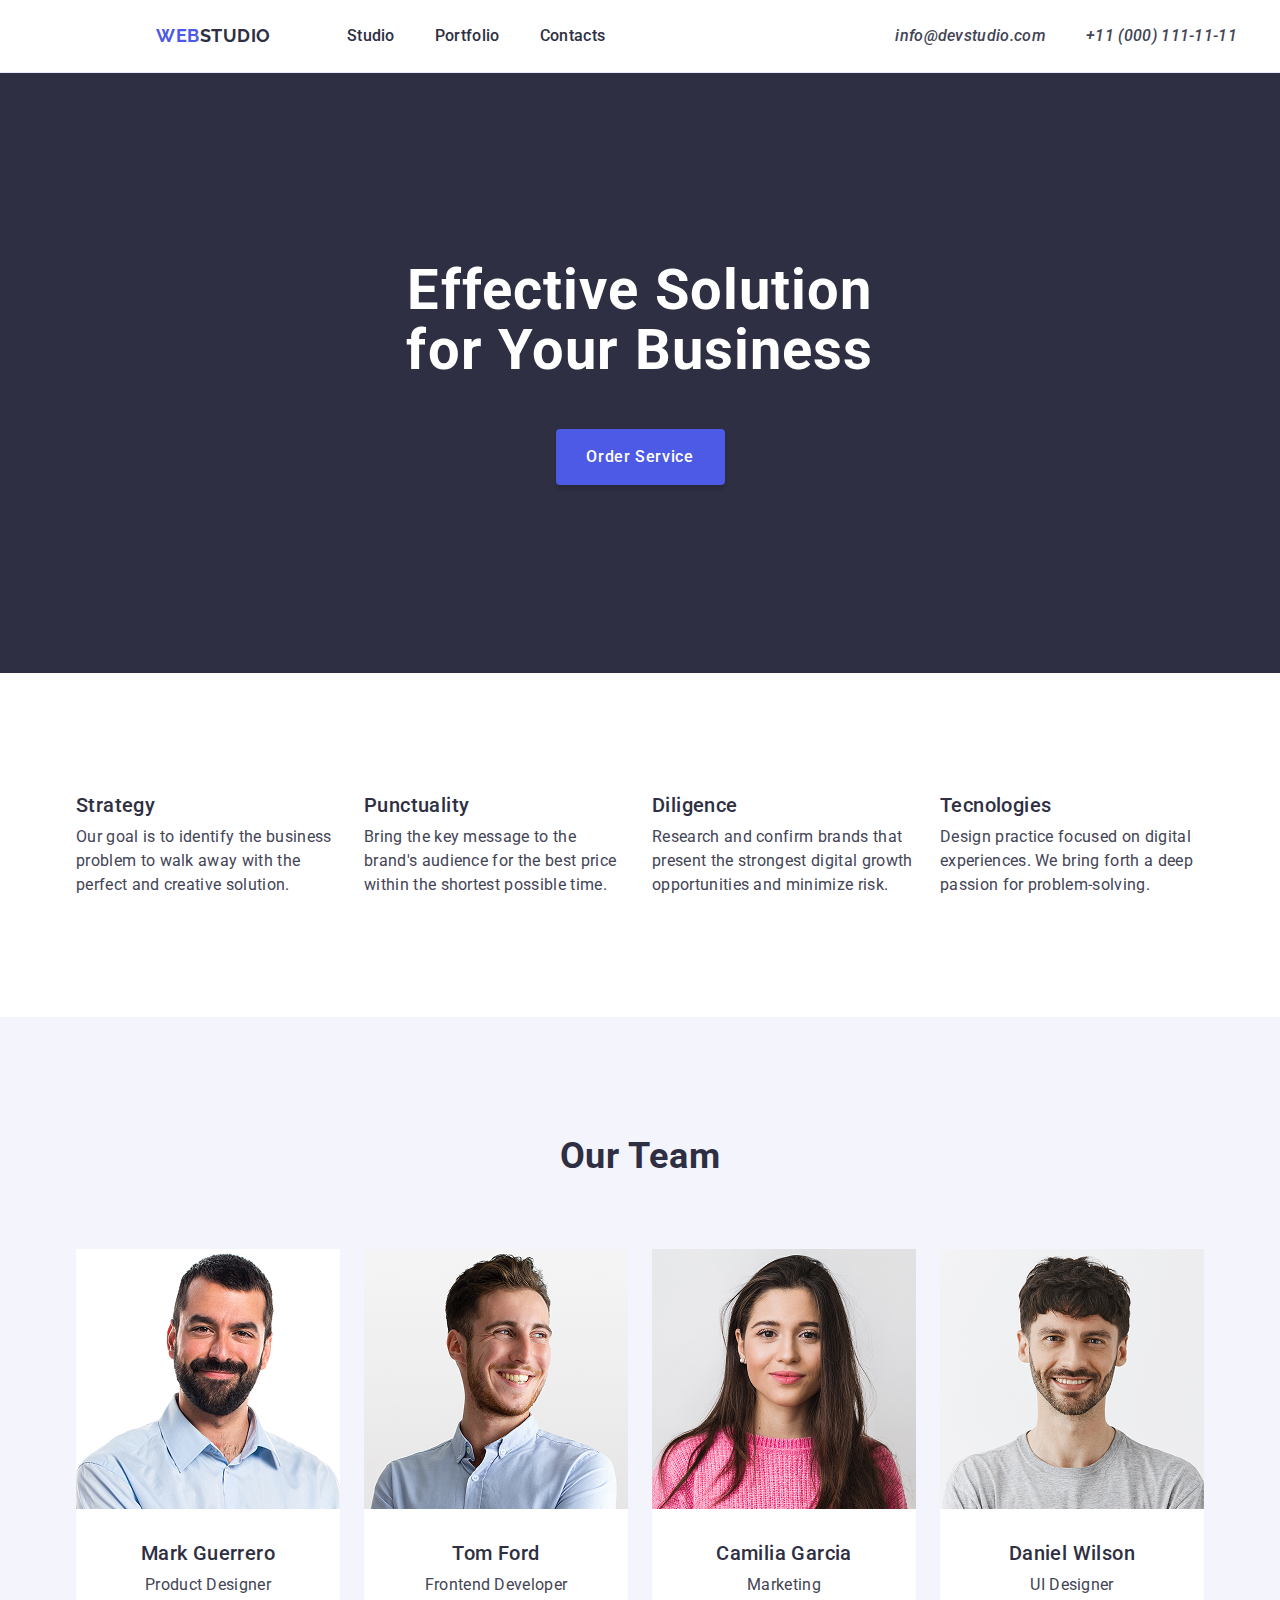
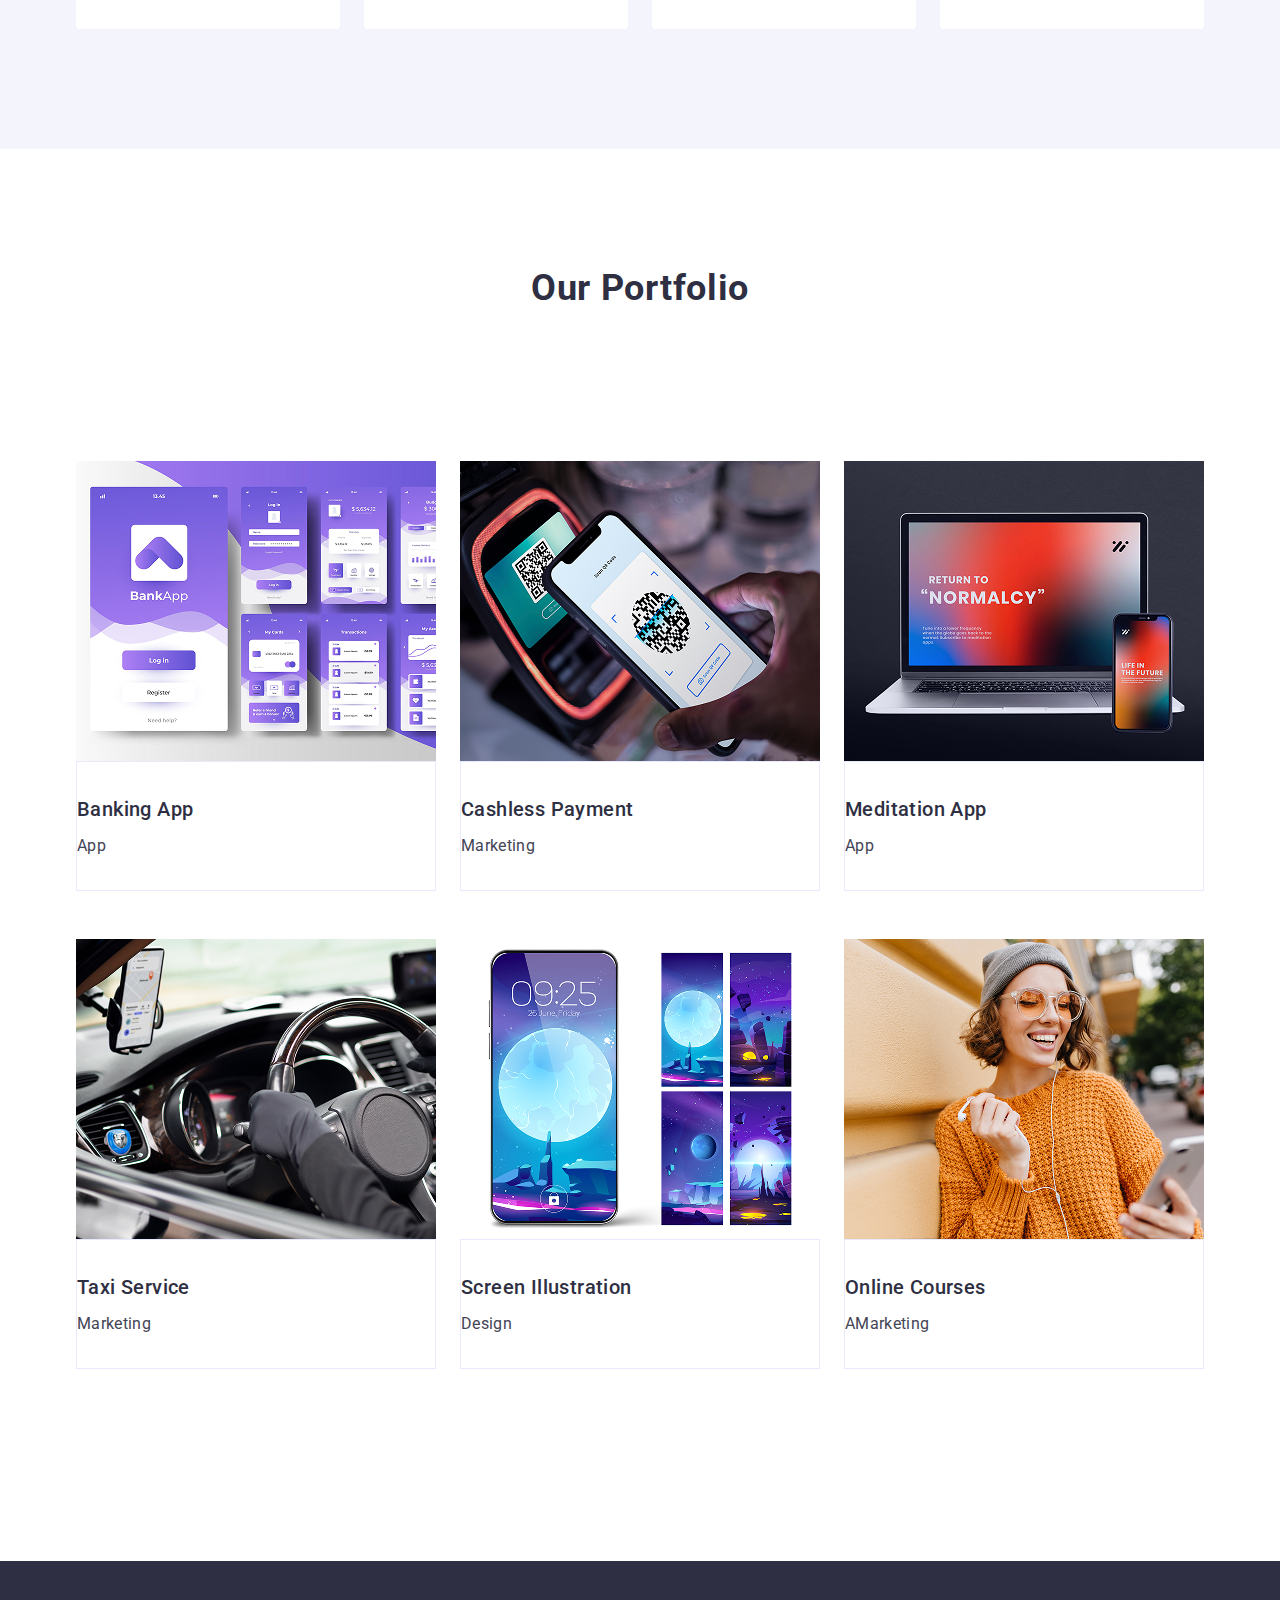
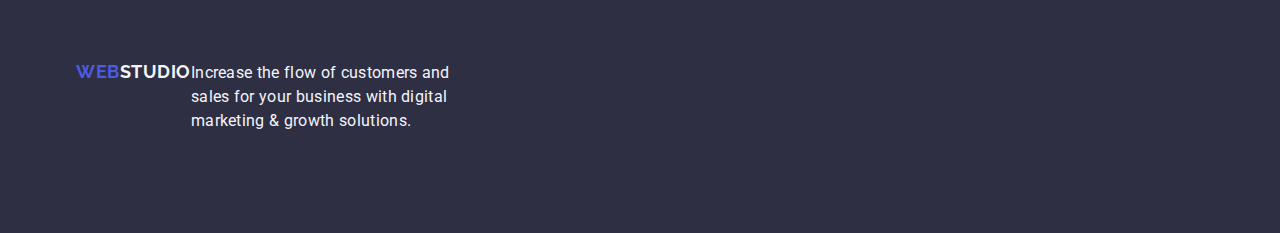
<file: index.html>
<!DOCTYPE html>
<html lang="en">
  <head>
    <meta charset="UTF-8" />
    <meta name="viewport" content="width=device-width, initial-scale=1.0" />
    <title>goit-markup-hw-03</title>
    <link
      rel="stylesheet"
      href="https://cdnjs.cloudflare.com/ajax/libs/modern-normalize/3.0.1/modern-normalize.min.css"
    />
    <link rel="preconnect" href="https://fonts.googleapis.com" />
    <link rel="preconnect" href="https://fonts.gstatic.com" crossorigin />
    <link
      href="https://fonts.googleapis.com/css2?family=Raleway:ital,wght@0,100..900;1,100..900&family=Roboto:ital,wght@0,100;0,300;0,400;0,500;0,700;0,900;1,100;1,300;1,400;1,500;1,700;1,900&display=swap"
      rel="stylesheet"
    />

    <link rel="stylesheet" href="css/styles.css" />
    <link rel="preconnect" href="https://fonts.gstatic.com" />
  </head>

  <body>
    <!--Header kismi-->
    <header class="header-list">
      <div class="container">
        <nav class="header-all">
          <a href="./index.html" class="logo"
            >WEB<span class="logosp">STUDIO</span></a
          >
          <ul class="menu">
            <li class="menu-li">
              <a href="./index.html" class="menulist">Studio</a>
            </li>
            <li class="menu-li">
              <a href="#Portfolio" class="menulist">Portfolio</a>
            </li>
            <li class="menu-li">
              <a href="#Contacts" class="menulist">Contacts</a>
            </li>
          </ul>
        </nav>
        <!--Nav dışında adres bilgileri-->
        <address class="address">
          <ul class="address-list">
            <li>
              <a href="mailto:info@devstudio.com" class="contactlist"
                >info@devstudio.com</a
              >
            </li>
            <li>
              <a href="tel:110001111111" class="contactlist"
                >+11 (000) 111-11-11</a
              >
            </li>
          </ul>
        </address>
      </div>
    </header>
    <!--Header kismi bitti-->

    <!--Main kismi-->
    <main>
      <!--Baslik kismi-->
      <section class="hero-image">
        <div class="container">
          <h1 class="hero-text">Effective Solution <br />for Your Business</h1>
          <button type="button" class="hero-button">Order Service</button>
        </div>
      </section>
      <!--Baslik bitti-->
      <!--Features kismi-->

      <!--Feature1-->
      <section class="feature">
        <div class="container">
          <h2 class="visually-hidden">Features</h2>
          <ul class="feature-list">
            <li class="feature-one">
              <h3 class="feature-title">Strategy</h3>
              <p class="feature-parag">
                Our goal is to identify the business problem to walk away with
                the perfect and creative solution.
              </p>
            </li>

            <!--Feature2-->
            <li class="feature-one">
              <h3 class="feature-title">Punctuality</h3>
              <p class="feature-parag">
                Bring the key message to the brand's audience for the best price
                within the shortest possible time.
              </p>
            </li>

            <!--Feature3-->
            <li class="feature-one">
              <h3 class="feature-title">Diligence</h3>
              <p class="feature-parag">
                Research and confirm brands that present the strongest digital
                growth opportunities and minimize risk.
              </p>
            </li>
            <!--Feature4-->
            <li class="feature-one">
              <h3 class="feature-title">Tecnologies</h3>
              <p class="feature-parag">
                Design practice focused on digital experiences. We bring forth a
                deep passion for problem-solving.
              </p>
            </li>
          </ul>
        </div>
      </section>
      <!--Features bitti-->
      <!--Team kismi-->
      <section class="our-team">
        <div class="container">
          <h2 class="team-title">Our Team</h2>
          <ul class="team-list">
            <!--Member1-->
            <li class="team-pic">
              <img
                src="images/img1.jpg"
                alt="Mark Guerrero's picture"
                width="264"
                height="260"
              />
              <div class="team-list-container">
                <h3 class="team-pic-title">Mark Guerrero</h3>
                <p class="team-pic-parag">Product Designer</p>
              </div>
            </li>
            <!--Member2-->
            <li class="team-pic">
              <img
                src="images/img2.jpg"
                alt="Tom Ford's picture"
                width="264"
                height="260"
              />
              <div class="team-list-container">
                <h3 class="team-pic-title">Tom Ford</h3>
                <p class="team-pic-parag">Frontend Developer</p>
              </div>
            </li>
            <!--Member3-->
            <li class="team-pic">
              <img
                src="images/img3.jpg"
                alt="Camilia Garcia's picture"
                width="264"
                height="260"
              />
              <div class="team-list-container">
                <h3 class="team-pic-title">Camilia Garcia</h3>
                <p class="team-pic-parag">Marketing</p>
              </div>
            </li>
            <!--Member4-->
            <li class="team-pic">
              <img
                src="images/img4.jpg"
                alt="Daniel Wilson's picture"
                width="264"
                height="260"
              />
              <div class="team-list-container">
                <h3 class="team-pic-title">Daniel Wilson</h3>
                <p class="team-pic-parag">UI Designer</p>
              </div>
            </li>
          </ul>
        </div>
      </section>
      <!--Team bitti-->
      <!--Portfolio kismi-->
      <section class="our-port">
        <div class="container">
          <h2 class="port-title">Our Portfolio</h2>
          <ul class="port-ul">
            <li class="port-pic">
              <img
                src="./images/p1.jpg"
                alt="Banking App"
                width="360"
                height="300"
              />
              <div class="port-ul-container">
                <h3 class="port-pic-title">Banking App</h3>
                <p class="port-pic-parag">App</p>
              </div>
            </li>
            <li class="port-pic">
              <img
                src="./images/p2.jpg"
                alt="Cashless Payment"
                width="360"
                height="300"
              />
              <div class="port-ul-container">
                <h3 class="port-pic-title">Cashless Payment</h3>
                <p class="port-pic-parag">Marketing</p>
              </div>
            </li>
            <li class="port-pic">
              <img
                src="./images/p3.jpg"
                alt="Meditation App"
                width="360"
                height="300"
              />
              <div class="port-ul-container">
                <h3 class="port-pic-title">Meditation App</h3>
                <p class="port-pic-parag">App</p>
              </div>
            </li>
            <li class="port-pic">
              <img
                src="./images/p4.jpg"
                alt="Taxi Service"
                width="360"
                height="300"
              />
              <div class="port-ul-container">
                <h3 class="port-pic-title">Taxi Service</h3>
                <p class="port-pic-parag">Marketing</p>
              </div>
            </li>
            <li class="port-pic">
              <img
                src="./images/p5.jpg"
                alt="Screen Illustration"
                width="360"
                height="300"
              />
              <div class="port-ul-container">
                <h3 class="port-pic-title">Screen Illustration</h3>
                <p class="port-pic-parag">Design</p>
              </div>
            </li>
            <li class="port-pic">
              <img
                src="./images/p6.jpg"
                alt="Online Courses"
                width="360"
                height="300"
              />
              <div class="port-ul-container">
                <h3 class="port-pic-title">Online Courses</h3>
                <p class="port-pic-parag">AMarketing</p>
              </div>
            </li>
          </ul>
        </div>
      </section>
      <!--Portfolio bitti-->
    </main>
    <!--Main bitti-->
    <!--Footer kismi-->
    <footer class="footer">
      <div class="container">
        <a href="#" class="footer-logo"
          >Web<span class="footer-logo-sp">Studio</span></a
        >

        <p class="footer-text">
          Increase the flow of customers and sales for your business with
          digital marketing & growth solutions.
        </p>
      </div>
    </footer>
    <!--Footer bitti-->
  </body>
</html>
</file>
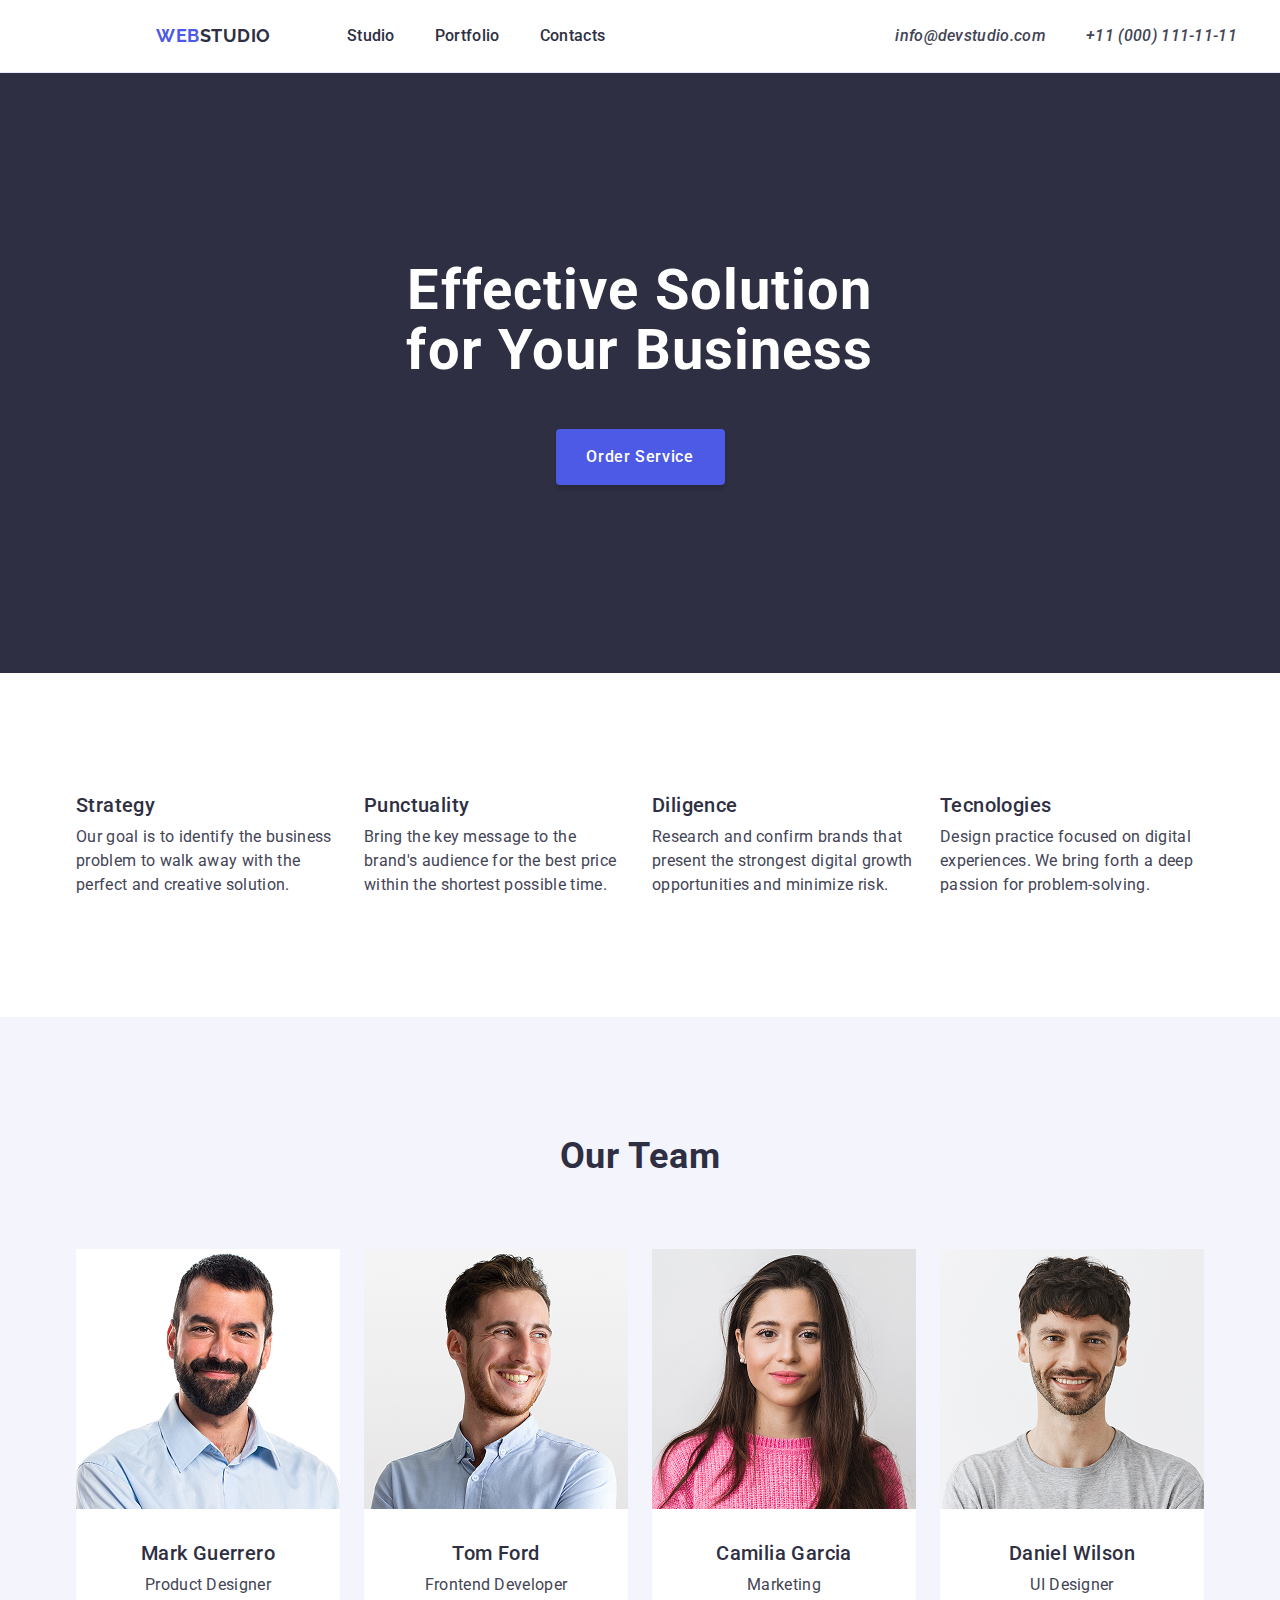
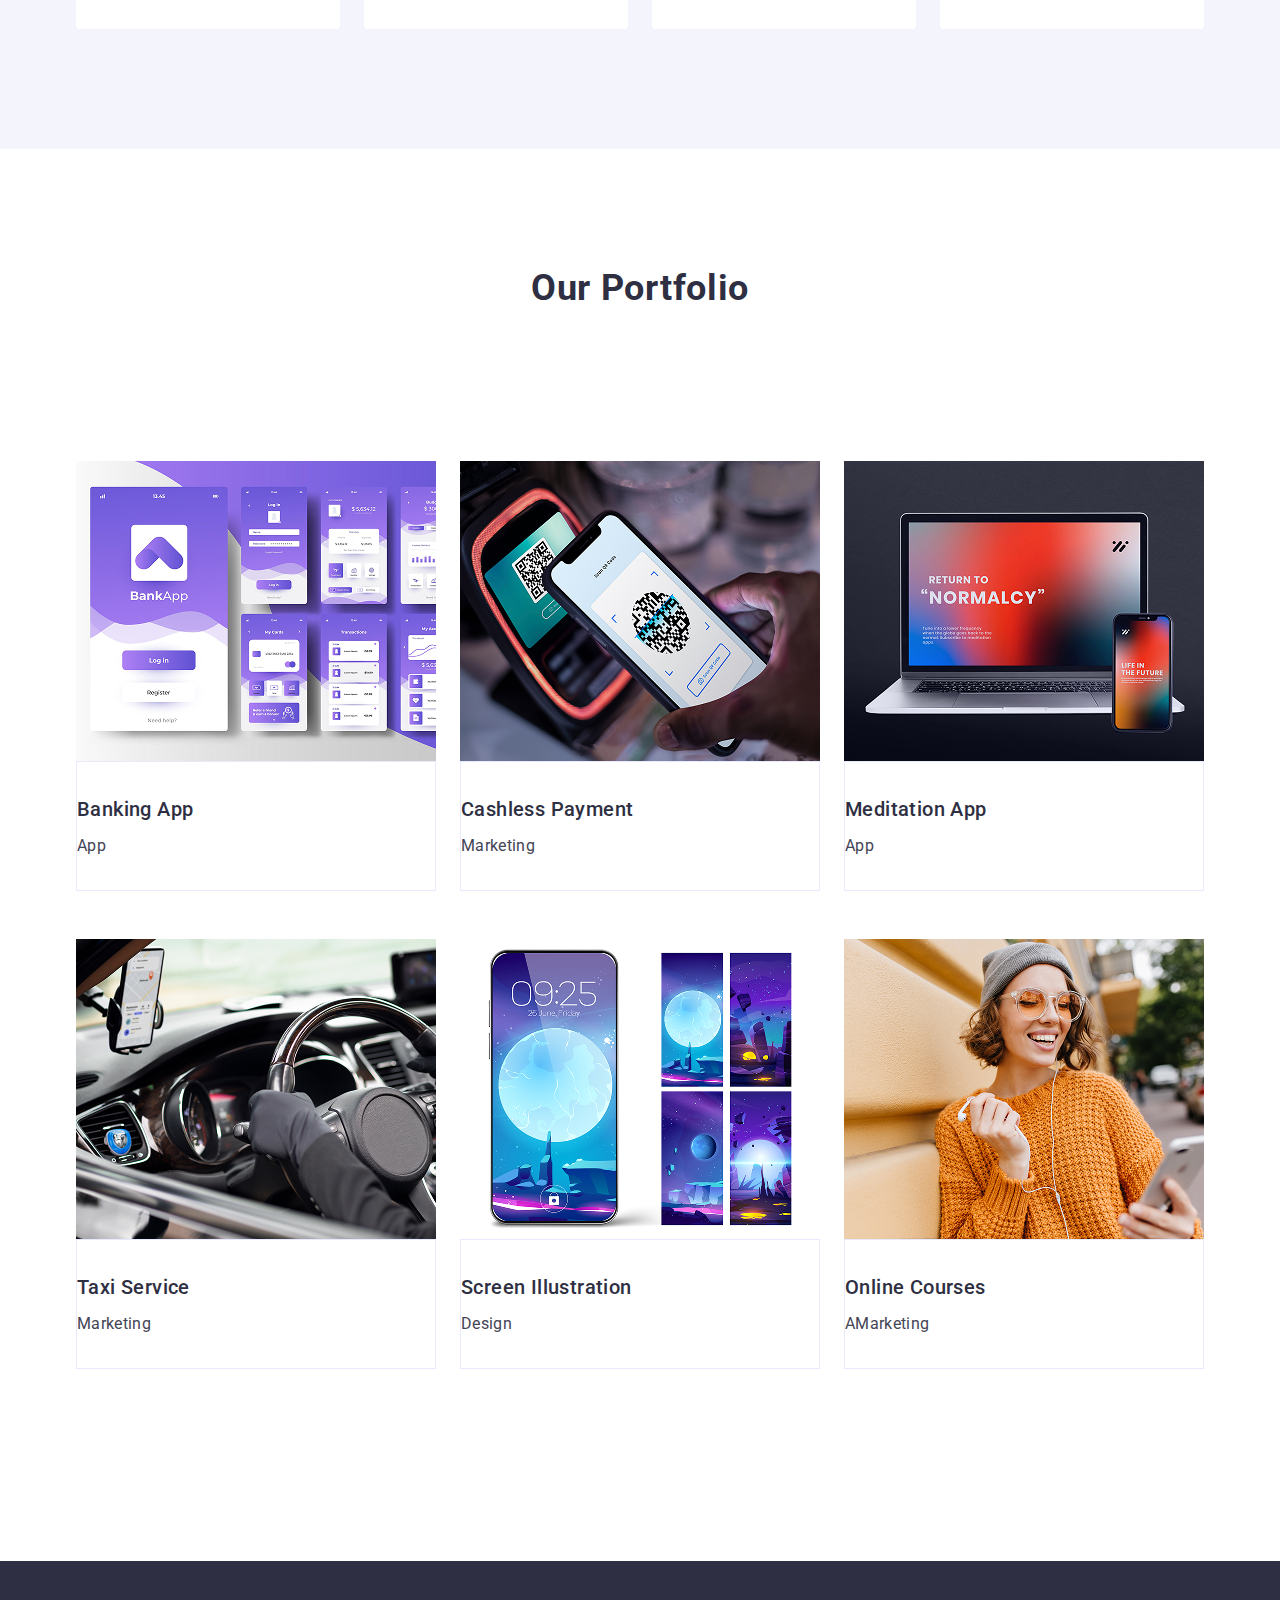
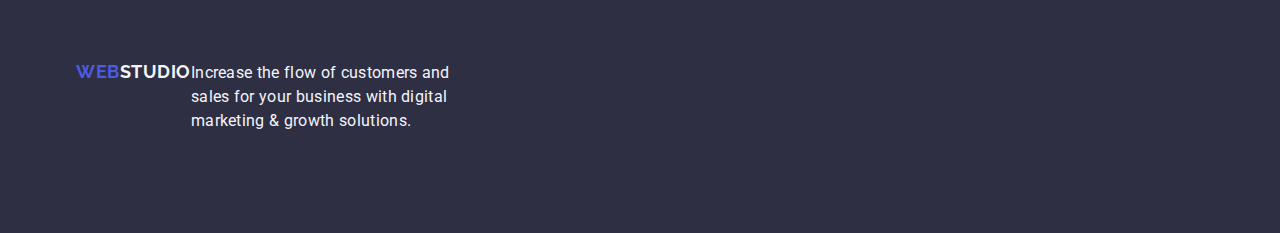
<file: index..html>
<!DOCTYPE html>
<html lang="en">
  <head>
    <meta charset="UTF-8" />
    <meta name="viewport" content="width=device-width, initial-scale=1.0" />
    <link
      rel="stylesheet"
      href="https://cdnjs.cloudflare.com/ajax/libs/modern-normalize/3.0.1/modern-normalize.min.css"
    />
    <link rel="preconnect" href="https://fonts.googleapis.com" />
    <link rel="preconnect" href="https://fonts.gstatic.com" crossorigin />
    <link
      href="https://fonts.googleapis.com/css2?family=Raleway:ital,wght@0,100..900;1,100..900&family=Roboto:ital,wght@0,100;0,300;0,400;0,500;0,700;0,900;1,100;1,300;1,400;1,500;1,700;1,900&display=swap"
      rel="stylesheet"
    />

    <link rel="stylesheet" href="css/styles.css" />
    <link rel="preconnect" href="https://fonts.gstatic.com" />
    <title>goit-markup-hw-03</title>
  </head>

  <body>
    <!--Header kismi-->
    <header class="header-list">
      <div class="container">
        <nav class="header-all">
          <a href="./index.html" class="logo"
            >WEB<span class="logosp">STUDIO</span></a
          >
          <ul class="menu">
            <li class="menu-li">
              <a href="./index.html" class="menulist">Studio</a>
            </li>
            <li class="menu-li">
              <a href="#Portfolio" class="menulist">Portfolio</a>
            </li>
            <li class="menu-li">
              <a href="#Contacts" class="menulist">Contacts</a>
            </li>
          </ul>
        </nav>
        <!--Nav dışında adres bilgileri-->
        <address class="address">
          <ul class="address-list">
            <li>
              <a href="mailto:info@devstudio.com" class="contactlist"
                >info@devstudio.com</a
              >
            </li>
            <li>
              <a href="tel:110001111111" class="contactlist"
                >+11 (000) 111-11-11</a
              >
            </li>
          </ul>
        </address>
      </div>
    </header>
    <!--Header kismi bitti-->

    <!--Main kismi-->
    <main>
      <!--Baslik kismi-->
      <section class="hero-image">
        <div class="container">
          <h1 class="hero-text">Effective Solution <br />for Your Business</h1>
          <button type="button" class="hero-button">Order Service</button>
        </div>
      </section>
      <!--Baslik bitti-->
      <!--Features kismi-->

      <!--Feature1-->
      <section class="feature">
        <div class="container">
          <h2 class="visually-hidden">Features</h2>
          <ul class="feature-list">
            <li class="feature-one">
              <h3 class="feature-title">Strategy</h3>
              <p class="feature-parag">
                Our goal is to identify the business problem to walk away with
                the perfect and creative solution.
              </p>
            </li>

            <!--Feature2-->
            <li class="feature-one">
              <h3 class="feature-title">Punctuality</h3>
              <p class="feature-parag">
                Bring the key message to the brand's audience for the best price
                within the shortest possible time.
              </p>
            </li>

            <!--Feature3-->
            <li class="feature-one">
              <h3 class="feature-title">Diligence</h3>
              <p class="feature-parag">
                Research and confirm brands that present the strongest digital
                growth opportunities and minimize risk.
              </p>
            </li>
            <!--Feature4-->
            <li class="feature-one">
              <h3 class="feature-title">Tecnologies</h3>
              <p class="feature-parag">
                Design practice focused on digital experiences. We bring forth a
                deep passion for problem-solving.
              </p>
            </li>
          </ul>
        </div>
      </section>
      <!--Features bitti-->
      <!--Team kismi-->
      <section class="our-team">
        <div class="container">
          <h2 class="team-title">Our Team</h2>
          <ul class="team-list">
            <!--Member1-->
            <li class="team-pic">
              <img
                src="images/img1.jpg"
                alt="Mark Guerrero's picture"
                width="264"
                height="260"
              />
              <div class="team-list-container">
                <h3 class="team-pic-title">Mark Guerrero</h3>
                <p class="team-pic-parag">Product Designer</p>
              </div>
            </li>
            <!--Member2-->
            <li class="team-pic">
              <img
                src="images/img2.jpg"
                alt="Tom Ford's picture"
                width="264"
                height="260"
              />
              <div class="team-list-container">
                <h3 class="team-pic-title">Tom Ford</h3>
                <p class="team-pic-parag">Frontend Developer</p>
              </div>
            </li>
            <!--Member3-->
            <li class="team-pic">
              <img
                src="images/img3.jpg"
                alt="Camilia Garcia's picture"
                width="264"
                height="260"
              />
              <div class="team-list-container">
                <h3 class="team-pic-title">Camilia Garcia</h3>
                <p class="team-pic-parag">Marketing</p>
              </div>
            </li>
            <!--Member4-->
            <li class="team-pic">
              <img
                src="images/img4.jpg"
                alt="Daniel Wilson's picture"
                width="264"
                height="260"
              />
              <div class="team-list-container">
                <h3 class="team-pic-title">Daniel Wilson</h3>
                <p class="team-pic-parag">UI Designer</p>
              </div>
            </li>
          </ul>
        </div>
      </section>
      <!--Team bitti-->
      <!--Portfolio kismi-->
      <section class="our-port">
        <div class="container">
          <h2 class="port-title">Our Portfolio</h2>
          <ul class="port-ul">
            <li class="port-pic">
              <img
                src="./images/p1.jpg"
                alt="Banking App"
                width="360"
                height="300"
              />
              <div class="port-ul-container">
                <h3 class="port-pic-title">Banking App</h3>
                <p class="port-pic-parag">App</p>
              </div>
            </li>
            <li class="port-pic">
              <img
                src="./images/p2.jpg"
                alt="Cashless Payment"
                width="360"
                height="300"
              />
              <div class="port-ul-container">
                <h3 class="port-pic-title">Cashless Payment</h3>
                <p class="port-pic-parag">Marketing</p>
              </div>
            </li>
            <li class="port-pic">
              <img
                src="./images/p3.jpg"
                alt="Meditation App"
                width="360"
                height="300"
              />
              <div class="port-ul-container">
                <h3 class="port-pic-title">Meditation App</h3>
                <p class="port-pic-parag">App</p>
              </div>
            </li>
            <li class="port-pic">
              <img
                src="./images/p4.jpg"
                alt="Taxi Service"
                width="360"
                height="300"
              />
              <div class="port-ul-container">
                <h3 class="port-pic-title">Taxi Service</h3>
                <p class="port-pic-parag">Marketing</p>
              </div>
            </li>
            <li class="port-pic">
              <img
                src="./images/p5.jpg"
                alt="Screen Illustration"
                width="360"
                height="300"
              />
              <div class="port-ul-container">
                <h3 class="port-pic-title">Screen Illustration</h3>
                <p class="port-pic-parag">Design</p>
              </div>
            </li>
            <li class="port-pic">
              <img
                src="./images/p6.jpg"
                alt="Online Courses"
                width="360"
                height="300"
              />
              <div class="port-ul-container">
                <h3 class="port-pic-title">Online Courses</h3>
                <p class="port-pic-parag">AMarketing</p>
              </div>
            </li>
          </ul>
        </div>
      </section>
      <!--Portfolio bitti-->
    </main>
    <!--Main bitti-->
    <!--Footer kismi-->
    <footer class="footer">
      <div class="container">
        <a href="#" class="footer-logo"
          >Web<span class="footer-logo-sp">Studio</span></a
        >

        <p class="footer-text">
          Increase the flow of customers and sales for your business with
          digital marketing & growth solutions.
        </p>
      </div>
    </footer>
    <!--Footer bitti-->
  </body>
</html>
</file>
<file: css/styles.css>
body {
  font-family: "Roboto", sans-serif;
  color: #434455;
  background-color: #ffff;
  border: 1px solid none;
}
p,
h1,
h2,
h3,
h4,
h5,
h6,
ul {
  margin: 0;
  padding: 0;
  box-sizing: border-box;
}

img {
  display: block;
}

h1 {
  color: #ffff;
  font-family: "Roboto", sans-serif;
  font-size: 56px;
  font-weight: 700;
  line-height: 1.07;
  letter-spacing: 0.02em;
  text-align: center;
}

h2 {
  color: #2e2f42;
  font-family: "Roboto", sans-serif;
  font-size: 36px;
  font-weight: 700;
  line-height: 1.11;
  letter-spacing: 0.02em;
  text-align: center;
  text-transform: capitalize;
}
.logo {
  font-family: "Raleway", sans-serif;
  font-weight: 700;
  font-size: 18px;
  letter-spacing: 0.03em;
  color: #4d5ae5;
  line-height: 1.17;
  text-transform: uppercase;
  text-decoration: none;
  margin-right: 76px;
}

.logosp {
  color: #2e2f42;
}
.header-list {
  position: relative;
  min-width: 1440px;
  border-bottom: 1px solid #e7e9fc;
  background-color: #ffff;
  margin: 0px auto;
}

.header-list .container {
  margin: 0px auto;
}

.header-list .container .header-all .menu {
  display: flex;
  gap: 40px;
  list-style-type: none;
}
.header-list .container .header-all .menu .menu-li .menulist {
  padding: 24px 0;
  text-decoration: none;
}

.container {
  width: 1158px;
  margin: 0 auto;
  display: flex;
  padding: 0 15px;
}

.container .header-all {
  display: flex;
  align-items: center;
}

.menu .menulist {
  color: #2e2f42;
  font-weight: 500;
  font-size: 16px;
  line-height: 1.5;
  letter-spacing: 0.02em;
  text-transform: capitalize;
  text-decoration: none;
  display: flex;
  position: relative;
  gap: 40px;
}

.menu .menulist:hover {
  color: #404bbf;
  text-decoration: none;
  padding-bottom: 20px;
  border-bottom: 4px solid #404bbf;
}

.menu .menulist:focus {
  color: #404bbf;
}

.address {
  display: flex;
  border: 1px solid none;
  margin-left: 285px;
}

.address .contactlist {
  color: #434455;
  font-size: 16px;
  font-weight: 500;
  line-height: 1.5;
  letter-spacing: 0.02em;
  text-decoration: none;
  display: flex;
  justify-content: center;
  border: 1px solid none;
}

.header-list .container .address .address-list {
  border: 1px solid none;
  display: flex;
  gap: 40px;
  margin: 0px;
  list-style-type: none;
  align-items: center;
  padding-left: 5px;
  justify-content: center;
}

.address .contactlist:hover {
  color: #404bbf;
  text-decoration: none;
}

.address .contactlist:focus {
  color: #404bbf;
}

.hero-image {
  font-family: "Roboto", sans-serif;
  font-weight: 700;
  background-color: #2e2f42;
  color: #434455;
  letter-spacing: 0.02em;
  display: flex;
  justify-content: center;
  align-items: center;
  padding: 188px 0;
  max-width: 1440px;
  margin: 0 auto;
}

.hero-image .container {
  display: flex;
  flex-direction: column;
  align-items: center;
}

.hero-image .container .hero-text {
  color: #ffffff;
  line-height: 1.07;
  letter-spacing: 0.02em;
  text-align: center;
  display: flex;
}

.hero-image .container .hero-button {
  font-family: "Roboto", sans-serif;
  font-weight: 500;
  color: #ffffff;
  line-height: 1.5;
  letter-spacing: 0.04em;
  cursor: pointer;
  display: block;
  margin: 0 auto;
  justify-content: flex-start;
  flex-direction: row;
  margin-top: 48px;
  border: none;
  border-radius: 4px;
  min-width: 169px;
  height: 56px;
  box-shadow: 0 4px 4px 0 rgba(0, 0, 0, 0.15);
  background: #4d5ae5;
}

.hero-image .container .hero-button:hover {
  background-color: #404bbf;
}

.hero-image .container .hero-button:focus {
  color: #404bbf;
}

p {
  font-family: "Roboto", sans-serif;
  color: #434455;
  font-weight: 400;
  font-size: 16px;
  letter-spacing: 0.02em;
}

.feature {
  display: flex;
  justify-content: center;
  padding: 120px 0;
}

.feature .container .feature-list {
  display: flex;
  list-style-type: none;
  gap: 24px;
}

.feature .container .feature-list .feature-one {
  flex-basis: calc((100% - 72px) / 4);
}

.feature .container .feature-list .feature-one .feature-title {
  margin-bottom: 8px;
  width: 264px;
}

.feature .feature-list .feature-title {
  color: #2e2f42;
  font-weight: 500;
  font-size: 20px;
  line-height: 1.2;
  letter-spacing: 0.02em;
  display: flex;
  gap: 24px;
}

.feature .feature-list .feature-parag {
  color: #434455;
  font-size: 16px;
  line-height: 1.5;
  letter-spacing: 0.02em;
}

.visually-hidden {
  display: none;
  position: absolute;
  width: 1px;
  height: 1px;
  margin: -1px;
  border: 0;
  padding: 0;
  white-space: nowrap;
  clip-path: inset(100%);
  clip: rect(0 0 0 0);
  overflow: hidden;
}

.our-team {
  background-color: #f4f4fd;
  padding: 120px 0;
}

.our-team .container {
  display: flex;
  align-items: center;
  flex-direction: column;
}

.our-team .container .team-title {
  color: #2e2f42;
  font-weight: 700;
  font-size: 36px;
  line-height: 1.11;
  text-transform: capitalize;
  text-align: center;
  display: flex;
  margin-bottom: 72px;
  padding-bottom: 0;
  border: 1px solid none;
}

.our-team .team-pic .team-pic-title {
  color: #2e2f42;
  font-weight: 500;
  font-size: 20px;
  line-height: 1.2;
  letter-spacing: 0.02em;
}

.our-team .team-pic .team-pic-parag {
  color: #434455;
  font-size: 16px;
  line-height: 1.5;
  letter-spacing: 0.02em;
}

.our-team .container .team-list {
  display: flex;
  gap: 24px;
  border: 1px solid none;
  flex-basis: calc((100% - 72px) / 4);
  padding-left: 0px;
}

.our-team .container .team-list .team-pic {
  flex-basis: calc((100% - 72px) / 4);
  display: inline-block;
  text-align: center;
  background-color: #ffff;
  border: 1px solid none;
  border-radius: 0px 0px 4px 4px;
}

.our-team .container .team-list .team-pic .team-list-container {
  padding: 32px 0;
  text-align: center;
}

.our-team .container .team-list .team-pic .team-list-container .team-pic-title {
  text-align: center;
  margin-bottom: 8px;
}

.our-team
  .container
  .team-list
  .team-pic
  .team-list-container
  .team-pic-title
  .team-pic-parag {
  text-align: center;
}

.our-port {
  padding: 120px 0;
  text-align: center;
  flex-direction: column;
  justify-content: center;
}

.our-port .container {
  display: flex;
  flex-direction: column;
  text-align: start;
  margin-bottom: 8px;
  margin-bottom: 72px;
  gap: 8px;
}

.our-port .container .port-title {
  color: #2e2f42;
  font-weight: 700;
  font-size: 36px;
  line-height: 1.11;
  letter-spacing: 0.02em;
  text-align: start;
  text-transform: capitalize;
  display: flex;
  border: 1px solid none;
  justify-content: center;
  margin-bottom: 72px;
}

.our-port .container .port-ul {
  list-style: none;
  display: flex;
  text-align: start;
  flex-direction: row;
  flex-wrap: wrap;
  column-gap: 24px;
  row-gap: 48px;
  border-radius: 6px;
  margin-top: 72px;
}
.port-ul-container {
  display: flex;
  align-items: flex-start;
  justify-content: center;
  flex-direction: column;
  gap: 8px;
  border: 1px solid #e7e9fc;
}

.our-port .container .port-ul.port-pic.port-ul-container {
  flex-basis: calc((100% - 72px) / 4);
  padding: 32px 16px;
  border-bottom: 1px solid #e7e9fc;
  border-left: 1px solid #e7e9fc;
  border-right: 1px solid #e7e9fc;
  border-top: none;
  margin-bottom: 8px;
  width: 360px;
  height: 120px;
  text-align: left;
}

.our-port .port-pic .port-pic-title {
  color: #2e2f42;
  font-weight: 500;
  font-size: 20px;
  line-height: 1.5;
  letter-spacing: 0.02em;
  height: 24px;
  margin-bottom: 8px;
  margin-top: 32px;
}

.our-port .port-pic .port-pic-parag {
  color: #434455;
  font-size: 16px;
  line-height: 1.5;
  letter-spacing: 0.02em;
  height: 24px;
  margin-bottom: 32px;
}

.footer {
  background-color: #2e2f42;
  display: flex;
  position: relative;
  padding: 100px 0px;
  margin-bottom: 0px auto;
  justify-content: center;
  align-items: center;
}

.footer .container a {
  display: inline-block;
}

.footer .container .footer-logo {
  color: #4d5ae5;
  font-family: "Raleway", sans-serif;
  font-weight: 700;
  font-style: Bold;
  font-size: 18px;
  line-height: 1.17;
  letter-spacing: 0.03em;
  text-transform: uppercase;
  text-decoration: none;
  height: 24px;
}

.footer .container .footer-logo-sp {
  color: #f4f4fd;
}

.footer .container .footer-text {
  color: #f4f4fd;
  line-height: 1.5;
  letter-spacing: 0.02em;
  max-width: 264px;
  height: 72px;
}
</file>
